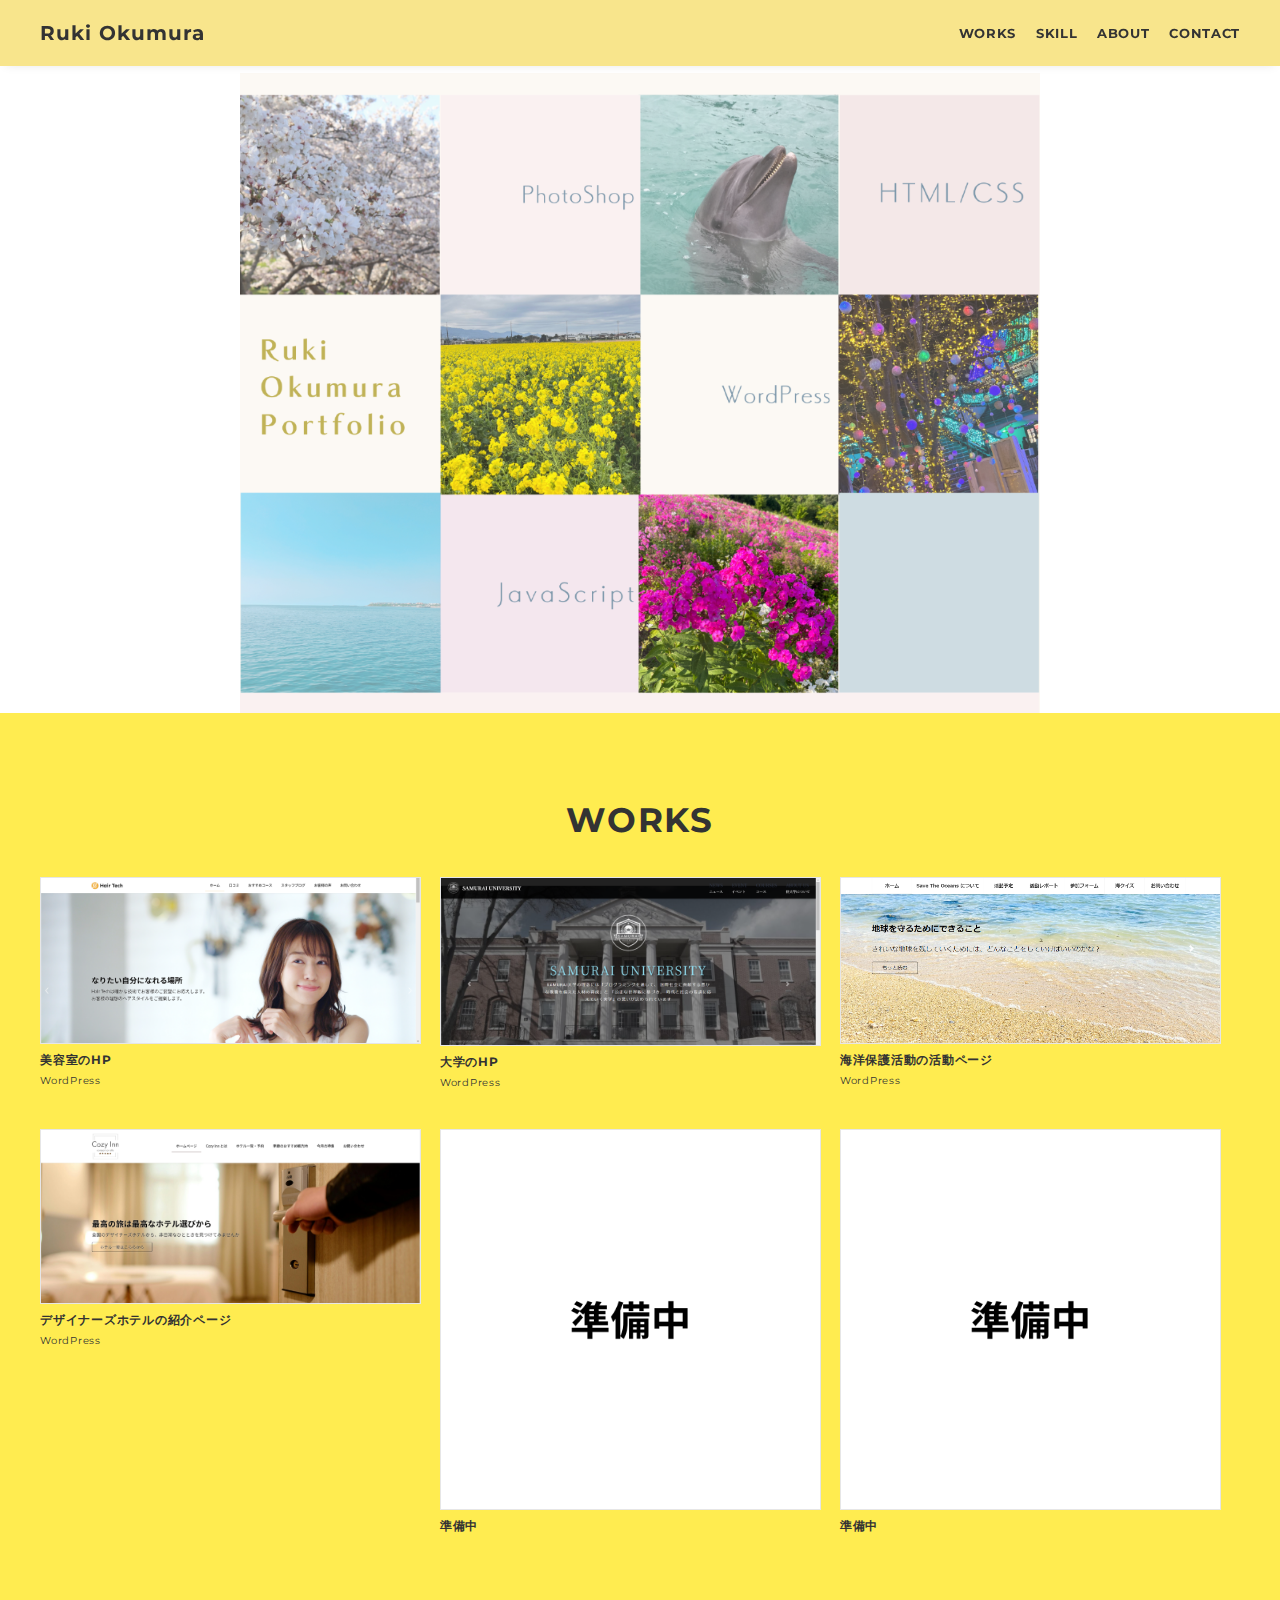
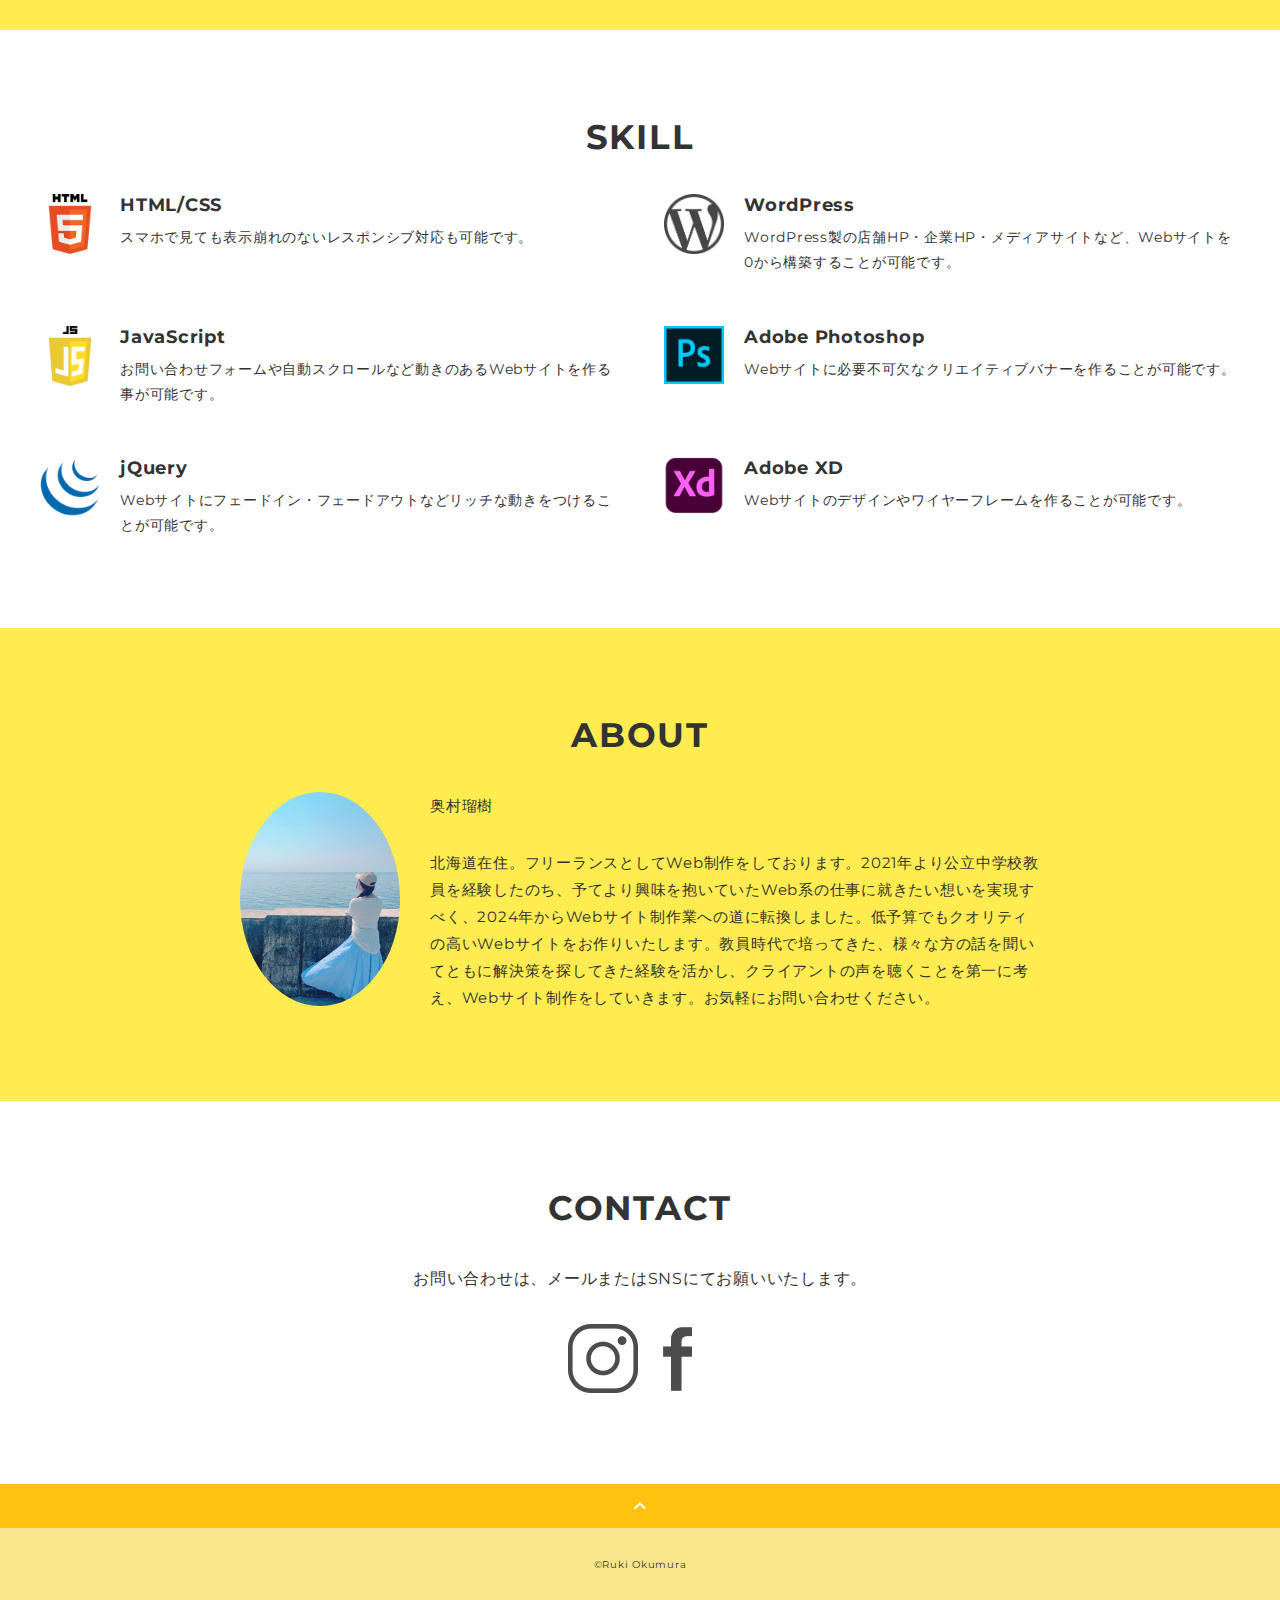
<file: index.html>
<!DOCTYPE html>
<html>
<head>
  <meta charset="utf-8">
  <meta name="viewport" content="width=device-width, initial-scale=1.0, maximum-scale=1.0, minimum-scale=1.0">
  <title>OR Portfolio</title>
  <link rel="preconnect" href="https://fonts.gstatic.com">
  <link href="https://fonts.googleapis.com/css2?family=Montserrat:wght@400;700&display=swap" rel="stylesheet">
  <link href="https://fonts.googleapis.com/css?family=Material+Icons+Outlined" rel="stylesheet">
  <link href="css/ress.css" media="all" rel="stylesheet" type="text/css" />
  <link href="css/style.css" media="all" rel="stylesheet" type="text/css" />
</head>

<body>
  <div class="wrapper">

    <!-- header -->
    <header class="header ">
      <div class="container">
        <h1 class="header-logo">
          <a href="#">Ruki Okumura</a>
        </h1>
        <nav class="gnav">
          <ul class="gnav-list">
            <li class="gnav-item"><a href="#works">WORKS</a></li>
            <li class="gnav-item"><a href="#skill">SKILL</a></li>
            <li class="gnav-item"><a href="#about">ABOUT</a></li>
            <li class="gnav-item"><a href="#contact">CONTACT</a></li>
          </ul>
        </nav>
      </div>
    </header>
    <!-- /header -->

    <main class="content">

      <!-- mv -->
      <div class="mv">
        <div class="mv-container">
          <img src="img/main2.png" alt="">
        </div>
      </div>
      <!-- /mv -->

      <!-- works -->
      <section class="works section" id="works">
        <div class="container">
          <h2 class="title">WORKS</h2>
          <div class="works-list">
            <a class="works-item" href="works-3.html">
              <div class="works-img"><img src="img/works/wordpress-2.png" alt="html1" /></div>
              <p class="works-name">美容室のHP</p>
              <p class="works-info">WordPress</p>
            </a>
            <a class="works-item" href="works-6.html">
              <div class="works-img"><img src="img/works/wordpress-1.png" alt="html2" /></div>
              <p class="works-name">大学のHP</p>
              <p class="works-info">WordPress</p>
            </a>
            <a class="works-item" href="works-7.html">
              <div class="works-img"><img src="img/works/wordpress3.png" alt="WordPress" /></div>
              <p class="works-name"1>海洋保護活動の活動ページ</p>
              <p class="works-info">WordPress</p>
            </a>
            <a class="works-item" href="works-8.html">
              <div class="works-img"><img src="img/works/cozyinn_top.png" alt="Photoshop" /></div>
              <p class="works-name">デザイナーズホテルの紹介ページ</p>
              <p class="works-info">WordPress</p>
            </a>
            <a class="works-item" href="">
              <div class="works-img"><img src="img/works/unfinished.png" alt="AdobeXD" /></div>
              <p class="works-name">準備中</p>
              <p class="works-info"></p>
            </a>
            <a class="works-item" href="">
              <div class="works-img"><img src="img/works/unfinished.png" alt="WordPress2" /></div>
              <p class="works-name">準備中</p>
              <p class="works-info"></p>
            </a>
          </div>
        </div>
      </section>
      <!-- /works -->

      <!-- skill -->
      <section class="skill section" id="skill">
        <div class="container">
          <h2 class="title">SKILL</h2>
          <div class="skill-list">
            <div class="skill-item">
              <p class="skill-img"><img src="img/skills/html.png" alt="html"></p>
              <div class="skill-body">
                <h3 class="skill-name">HTML/CSS</h3>
                <p class="skill-text">
                  スマホで見ても表示崩れのないレスポンシブ対応も可能です。</p>
              </div>
            </div>
            <div class="skill-item">
              <p class="skill-img"><img src="img/skills/wordpress.png" alt="wordpress"></p>
              <div class="skill-body">
                <h3 class="skill-name">WordPress</h3>
                <p class="skill-text">
                  WordPress製の店舗HP・企業HP・メディアサイトなど、Webサイトを0から構築することが可能です。</p>
              </div>
            </div>
            <div class="skill-item">
              <p class="skill-img"><img src="img/skills/js.png" alt="javascript"></p>
              <div class="skill-body">
                <h3 class="skill-name">JavaScript</h3>
                <p class="skill-text">
                  お問い合わせフォームや自動スクロールなど動きのあるWebサイトを作る事が可能です。</p>
              </div>
            </div>
            <div class="skill-item">
              <p class="skill-img"><img src="img/skills/photoshop.png" alt="photoshop"></p>
              <div class="skill-body">
                <h3 class="skill-name">Adobe Photoshop</h3>
                <p class="skill-text">
                  Webサイトに必要不可欠なクリエイティブバナーを作ることが可能です。</p>
              </div>
            </div>
            <div class="skill-item">
              <p class="skill-img"><img src="img/skills/jquery.png" alt="jquery"></p>
              <div class="skill-body">
                <h3 class="skill-name">jQuery</h3>
                <p class="skill-text">
                  Webサイトにフェードイン・フェードアウトなどリッチな動きをつけることが可能です。</p>
              </div>
            </div>
            <div class="skill-item">
              <p class="skill-img"><img src="img/skills/xd.png" alt="adobexd"></p>
              <div class="skill-body">
                <h3 class="skill-name">Adobe XD</h3>
                <p class="skill-text">
                  Webサイトのデザインやワイヤーフレームを作ることが可能です。</p>
              </div>
            </div>
          </div>
        </div>
      </section>
      <!-- /skill -->

      <!-- about -->
      <section class="about section" id="about">
        <div class="container">
          <h2 class="title">ABOUT</h2>
          <div class="profile">
            <p class="profile-img">
              <img src="img/profile.JPG" alt="about">
            </p>
            <div class="profile-body">
              <p>
                奥村瑠樹
              </p>
              <p>
                北海道在住。フリーランスとしてWeb制作をしております。2021年より公立中学校教員を経験したのち、予てより興味を抱いていたWeb系の仕事に就きたい想いを実現すべく、2024年からWebサイト制作業への道に転換しました。低予算でもクオリティの高いWebサイトをお作りいたします。教員時代で培ってきた、様々な方の話を聞いてともに解決策を探してきた経験を活かし、クライアントの声を聴くことを第一に考え、Webサイト制作をしていきます。お気軽にお問い合わせください。
              </p>
              
            </div>
          </div>
        </div>
      </section>
      <!-- /about -->

      <!-- contact -->
      <section class="contact section" id="contact">
        <div class="container">
          <h2 class="title">CONTACT</h2>
          <p class="lead">
            お問い合わせは、<br class="sp-only">メールまたはSNSにてお願いいたします。
          </p>
          <div class="contact-list">
            <a href="http://instagram.com/" target="_blank">
              <img src="img/icon_instagram.gif" alt="Instagram">
            </a>
            <a href="http://facebook.com/" target="_blank">
              <img src="img/icon_facebook.gif" alt="Facebook">
            </a>
          </div>
        </div>
      </section>
      <!-- /contact -->
      <div class="page-top" id="js-page-top">
        <span class="material-icons-outlined">expand_less</span>
      </div>
    </main>

    <!-- footer -->
    <footer class="footer">
      <div class="copyright">&copy;Ruki Okumura</div>
    </footer>
    <!-- /footer -->

  </div>
  <script src="https://ajax.googleapis.com/ajax/libs/jquery/3.6.0/jquery.min.js"></script>
  <script type='text/javascript' src="js/script.js"></script>
</body>
</html>
</file>
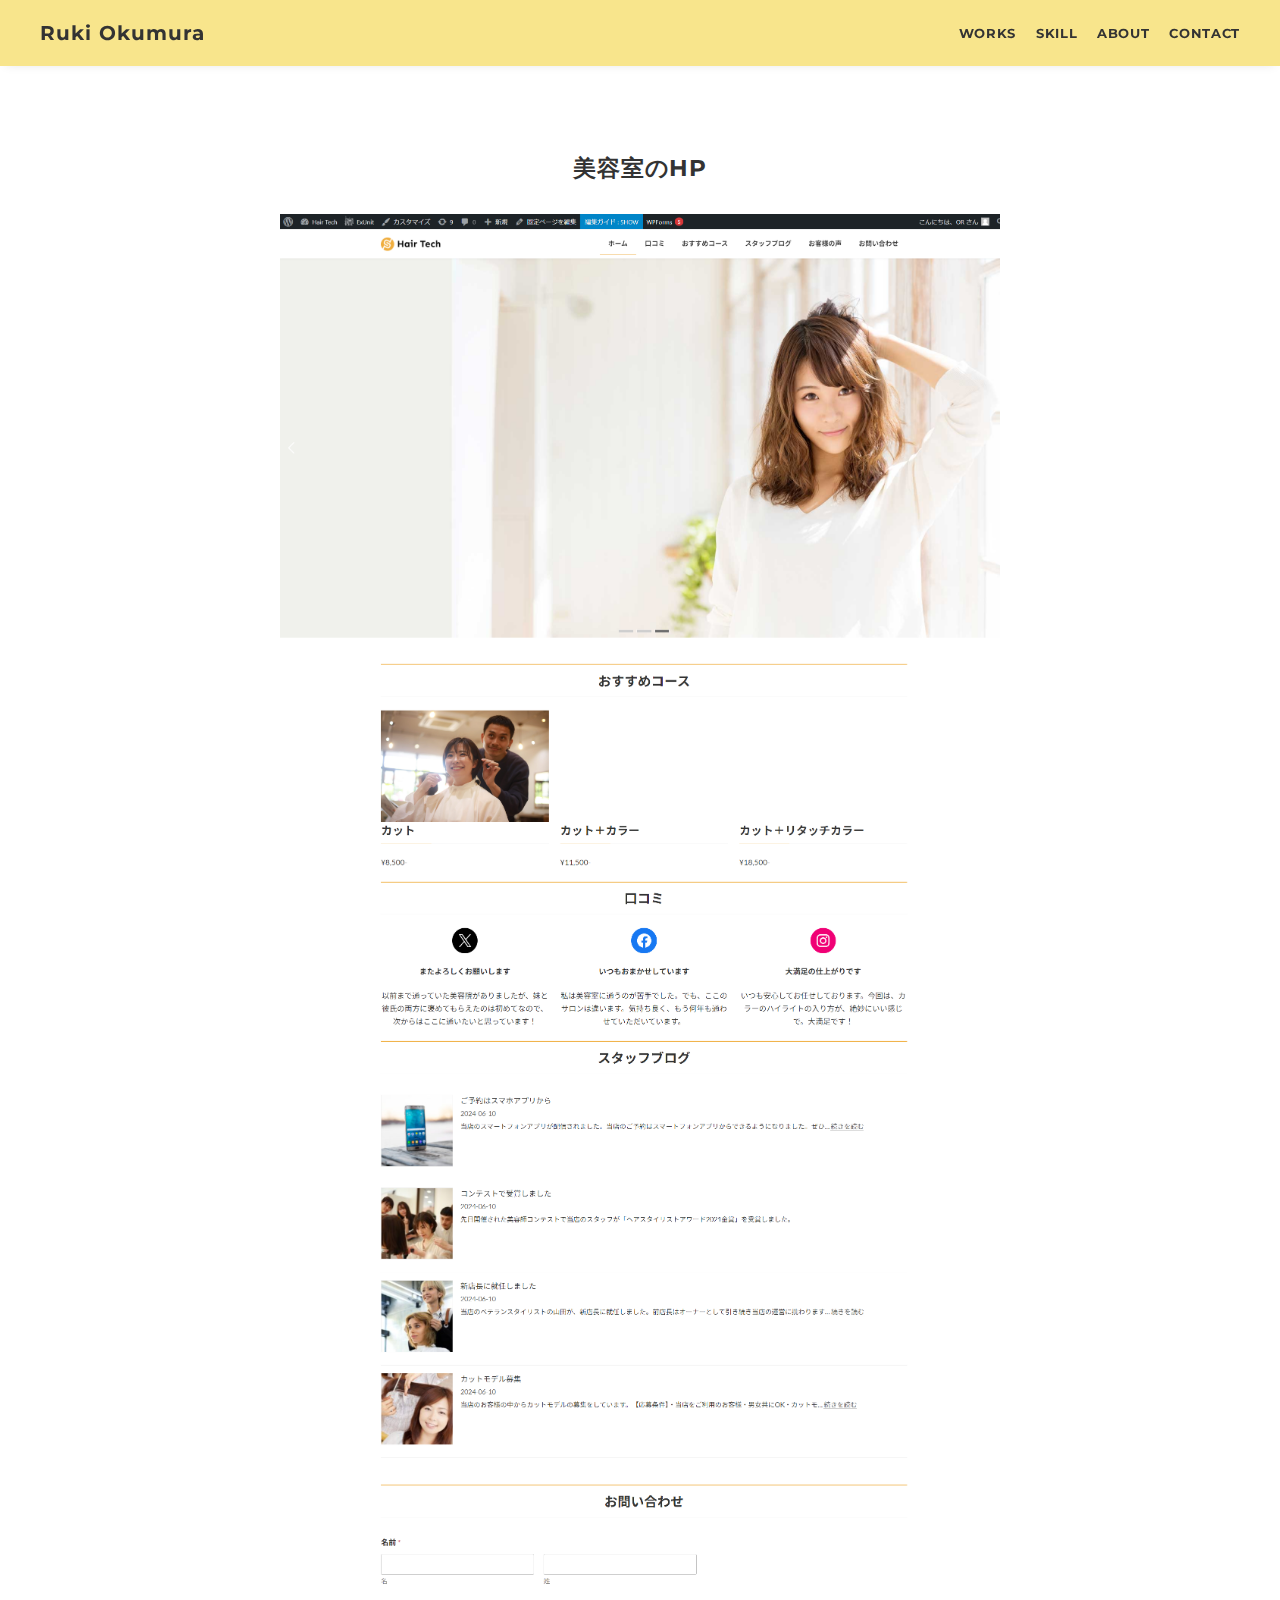
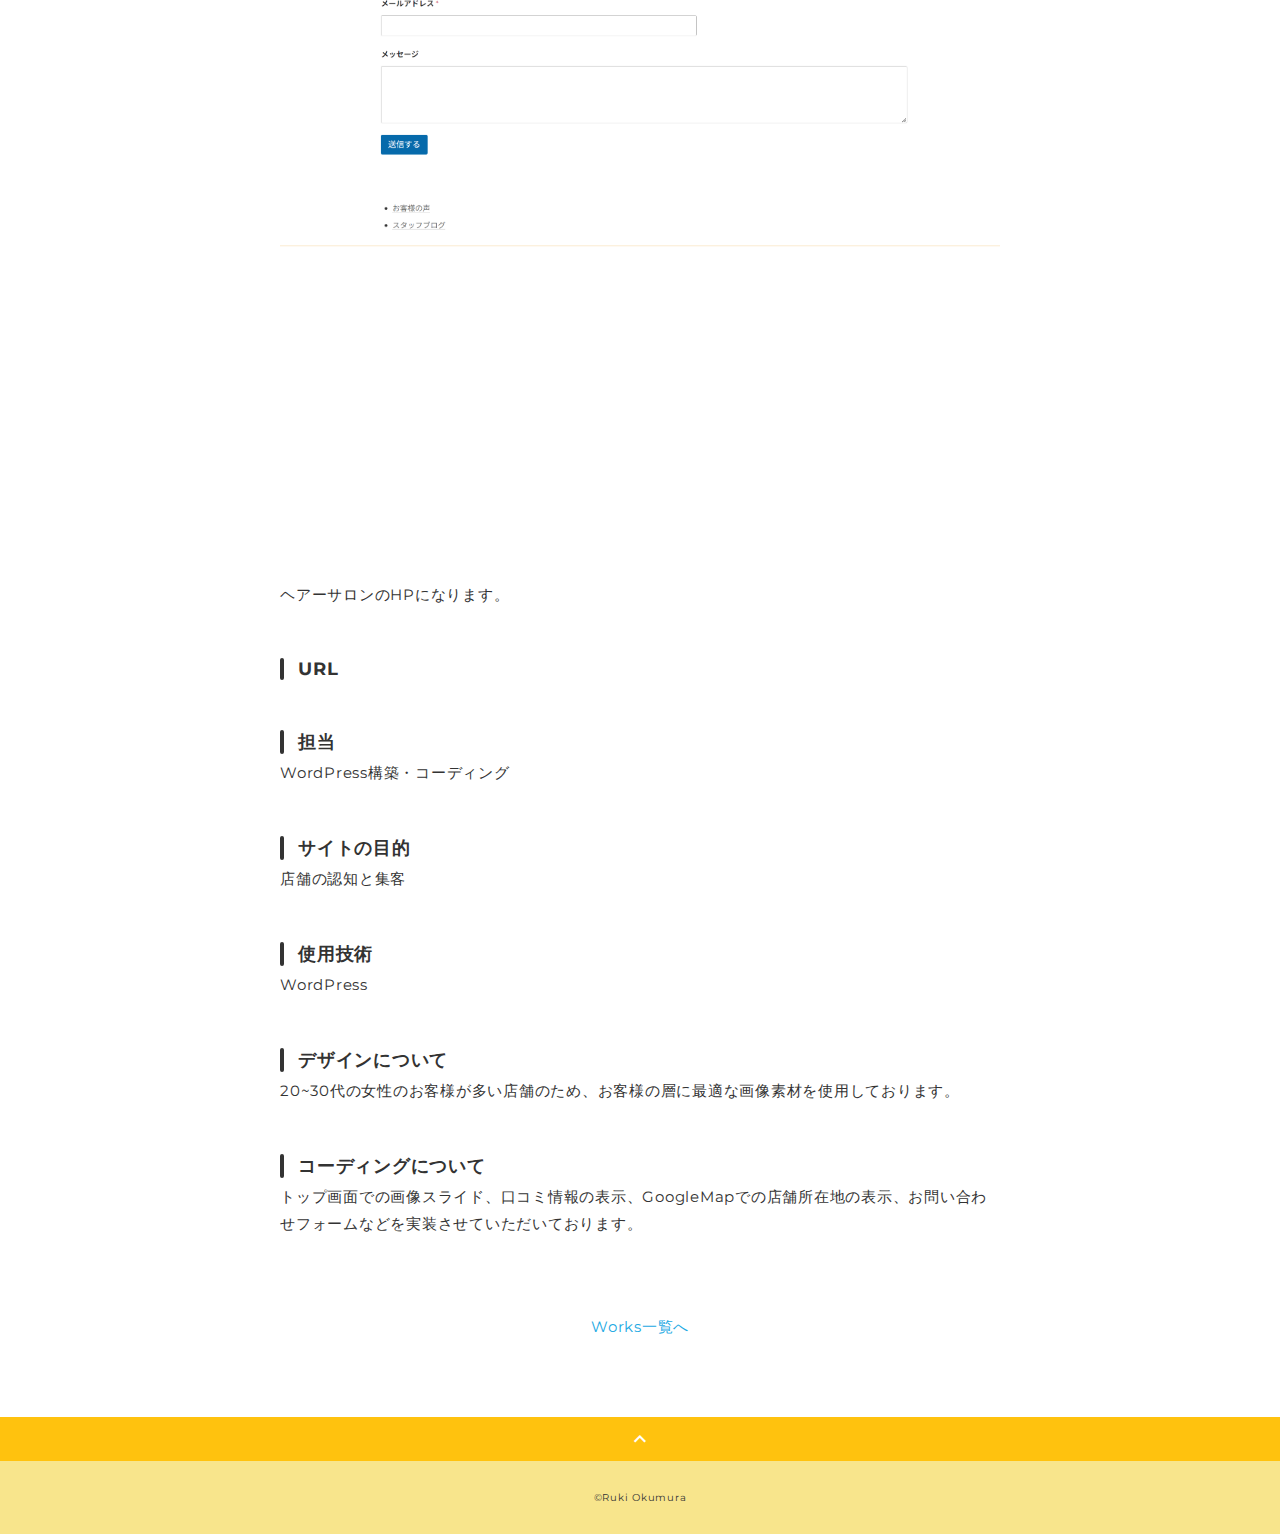
<file: works-3.html>
<!DOCTYPE html>
<html>
<head>
  <meta charset="utf-8">
  <meta name="viewport" content="width=device-width, initial-scale=1.0, maximum-scale=1.0, minimum-scale=1.0">
  <title>OR Portfolio</title>
  <link rel="preconnect" href="https://fonts.gstatic.com">
  <link href="https://fonts.googleapis.com/css2?family=Montserrat:wght@400;700&display=swap" rel="stylesheet">
  <link href="https://fonts.googleapis.com/css?family=Material+Icons+Outlined" rel="stylesheet">
  <link href="css/ress.css" media="all" rel="stylesheet" type="text/css" />
  <link href="css/style.css" media="all" rel="stylesheet" type="text/css" />
</head>

<body>
  <div class="wrapper">

    <!-- header -->
    <header class="header ">
      <div class="container">
        <h1 class="header-logo">
          <a href="index.html">Ruki Okumura</a>
        </h1>
        <nav class="gnav">
          <ul class="gnav-list">
            <li class="gnav-item"><a href="index.html#works">WORKS</a></li>
            <li class="gnav-item"><a href="index.html#skill">SKILL</a></li>
            <li class="gnav-item"><a href="index.html#about">ABOUT</a></li>
            <li class="gnav-item"><a href="index.html#contact">CONTACT</a></li>
          </ul>
        </nav>
      </div>
    </header>
    <!-- /header -->

    <main class="content">

      <article class="article">
        <div class="article-container">
          <h2 class="article-title">美容室のHP</h2>
          <div class="article-body">
            <p>
              <img src="img/works-detail/wordpress-hairtech.png" alt="">
            </p>
            <p>
              ヘアーサロンのHPになります。
            </p>
            <h3>URL</h3>
            <!-- <p><a href="" target="_blank" rel="noopener">ここにURLを入れてください。</a></p> -->
            <h3>担当</h3>
            <p>WordPress構築・コーディング</p>
            <h3>サイトの目的</h3>
            <p>店舗の認知と集客</p>
            <h3>使用技術</h3>
            <p>WordPress</p>
            <h3>デザインについて</h3>
            <p>
              20~30代の女性のお客様が多い店舗のため、お客様の層に最適な画像素材を使用しております。
            </p>
            <h3>コーディングについて</h3>
            <p>
              トップ画面での画像スライド、口コミ情報の表示、GoogleMapでの店舗所在地の表示、お問い合わせフォームなどを実装させていただいております。
            </p>
          </div>
          <div class="home-link">
            <a href="index.html#works">Works一覧へ</a>
          </div>
        </div>
      </article>

      <div class="page-top" id="js-page-top">
        <span class="material-icons-outlined">expand_less</span>
      </div>
    </main>

    <!-- footer -->
    <footer class="footer">
      <div class="copyright">&copy;Ruki Okumura</div>
    </footer>
    <!-- /footer -->

  </div>
  <script src="https://ajax.googleapis.com/ajax/libs/jquery/3.6.0/jquery.min.js"></script>
  <script type='text/javascript' src="js/script.js"></script>
</body>
</html>
</file>
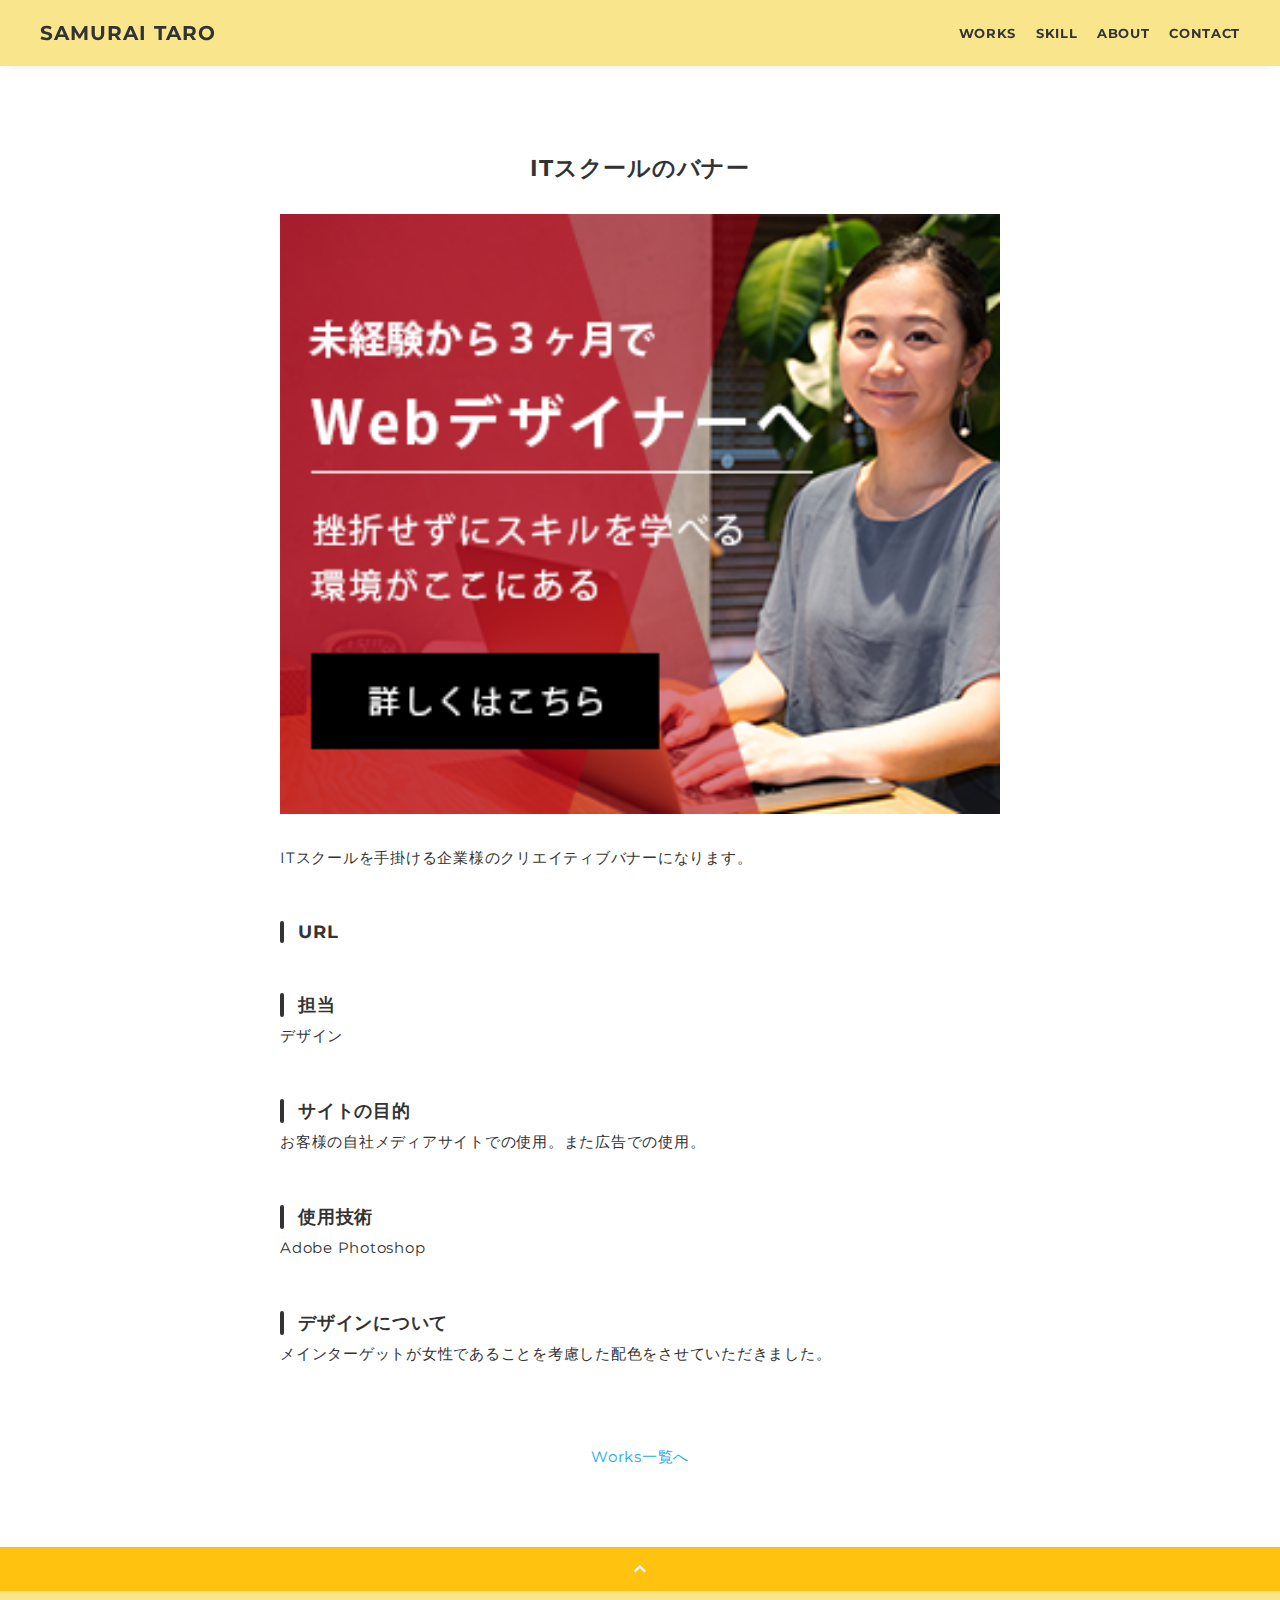
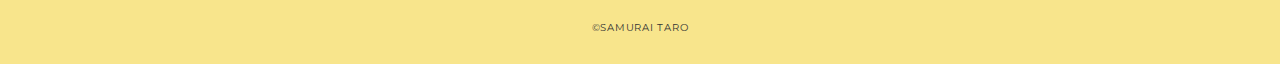
<file: works-4.html>
<!DOCTYPE html>
<html>
<head>
  <meta charset="utf-8">
  <meta name="viewport" content="width=device-width, initial-scale=1.0, maximum-scale=1.0, minimum-scale=1.0">
  <title>SAMURAI ポートフォリオ</title>
  <link rel="preconnect" href="https://fonts.gstatic.com">
  <link href="https://fonts.googleapis.com/css2?family=Montserrat:wght@400;700&display=swap" rel="stylesheet">
  <link href="https://fonts.googleapis.com/css?family=Material+Icons+Outlined" rel="stylesheet">
  <link href="css/ress.css" media="all" rel="stylesheet" type="text/css" />
  <link href="css/style.css" media="all" rel="stylesheet" type="text/css" />
</head>

<body>
  <div class="wrapper">

    <!-- header -->
    <header class="header ">
      <div class="container">
        <h1 class="header-logo">
          <a href="index.html">SAMURAI TARO</a>
        </h1>
        <nav class="gnav">
          <ul class="gnav-list">
            <li class="gnav-item"><a href="index.html#works">WORKS</a></li>
            <li class="gnav-item"><a href="index.html#skill">SKILL</a></li>
            <li class="gnav-item"><a href="index.html#about">ABOUT</a></li>
            <li class="gnav-item"><a href="index.html#contact">CONTACT</a></li>
          </ul>
        </nav>
      </div>
    </header>
    <!-- /header -->

    <main class="content">

      <article class="article">
        <div class="article-container">
          <h2 class="article-title">ITスクールのバナー</h2>
          <div class="article-body">
            <p style="text-align: center;">
              <img src="img/works-detail/works-4.png" alt="">
            </p>
            <p>
              ITスクールを手掛ける企業様のクリエイティブバナーになります。
            </p>
            <h3>URL</h3>
            <!-- <p><a href="" target="_blank" rel="noopener">ここにURLを入れてください。</a></p> -->
            <h3>担当</h3>
            <p>デザイン</p>
            <h3>サイトの目的</h3>
            <p>お客様の自社メディアサイトでの使用。また広告での使用。</p>
            <h3>使用技術</h3>
            <p>Adobe Photoshop</p>
            <h3>デザインについて</h3>
            <p>
              メインターゲットが女性であることを考慮した配色をさせていただきました。
            </p>
          </div>
          <div class="home-link">
            <a href="index.html#works">Works一覧へ</a>
          </div>
        </div>
      </article>

      <div class="page-top" id="js-page-top">
        <span class="material-icons-outlined">expand_less</span>
      </div>
    </main>

    <!-- footer -->
    <footer class="footer">
      <div class="copyright">&copy;SAMURAI TARO</div>
    </footer>
    <!-- /footer -->

  </div>
  <script src="https://ajax.googleapis.com/ajax/libs/jquery/3.6.0/jquery.min.js"></script>
  <script type='text/javascript' src="js/script.js"></script>
</body>
</html>
</file>
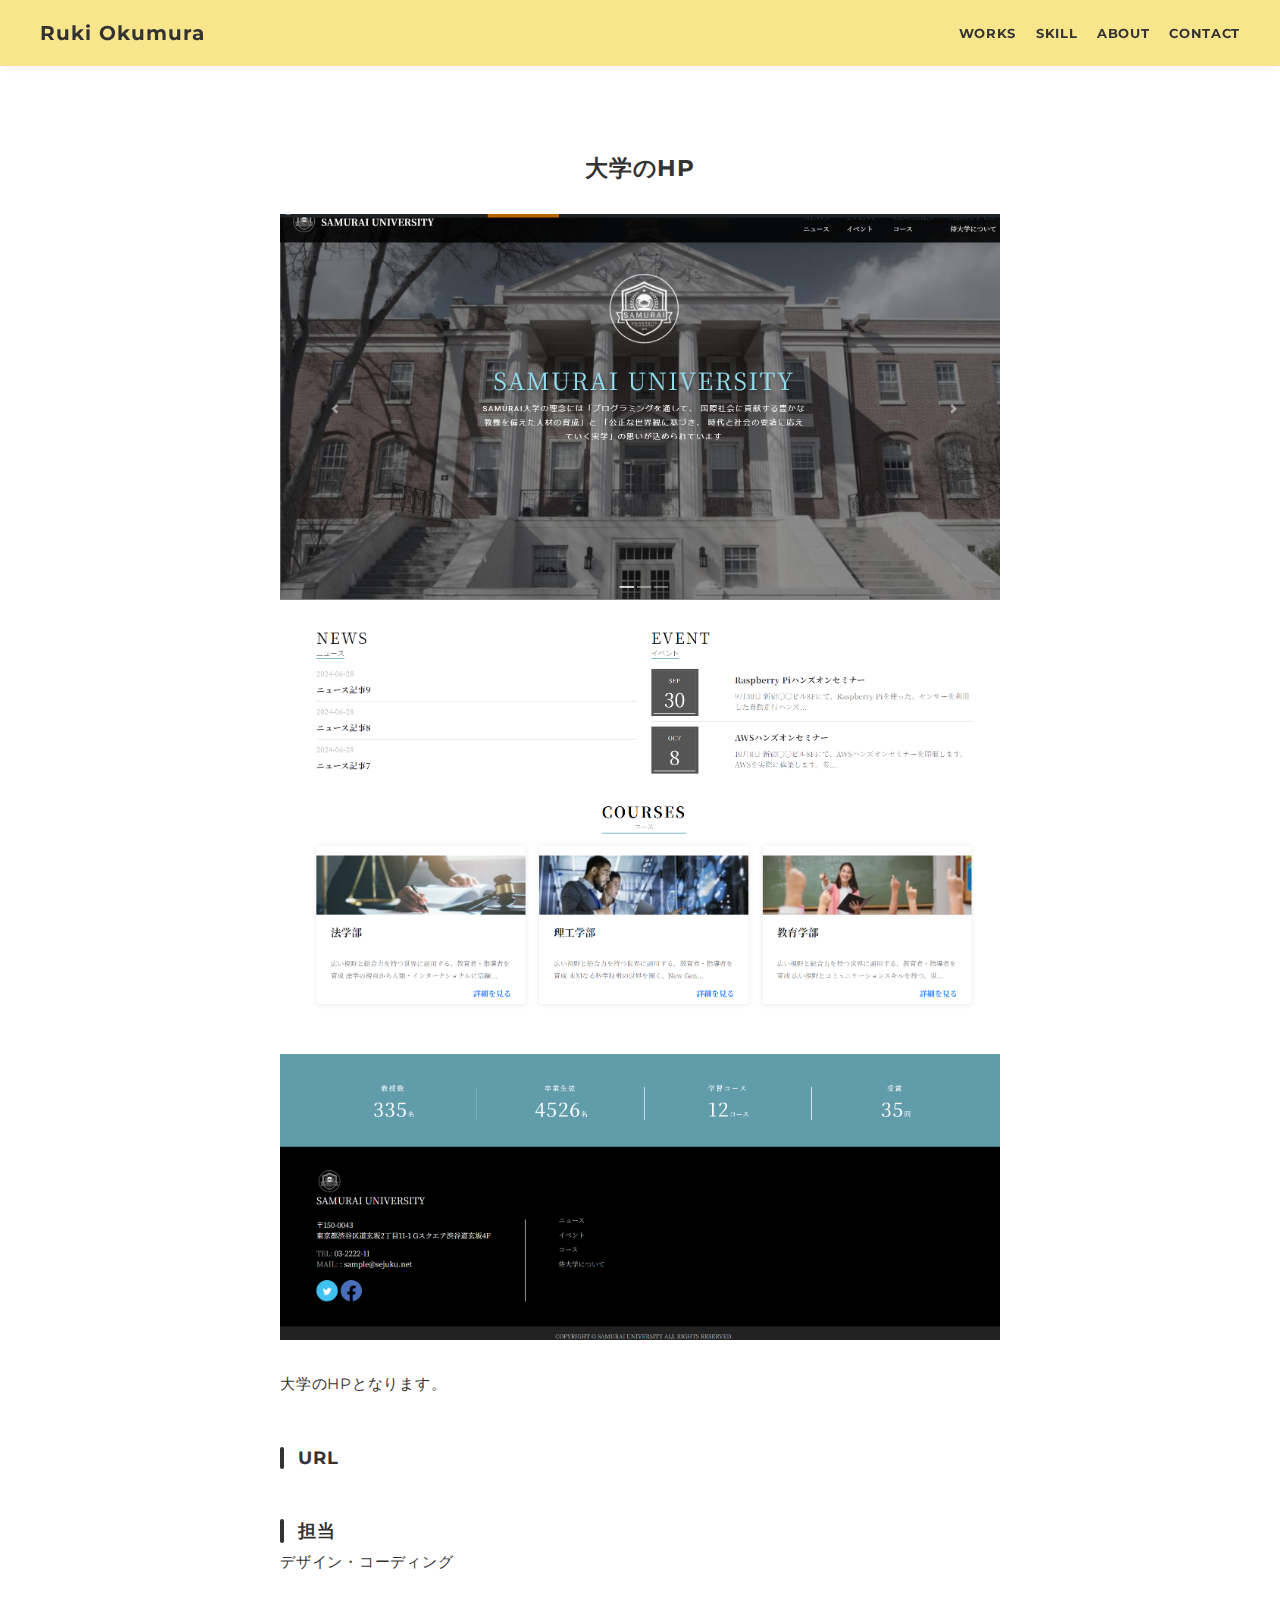
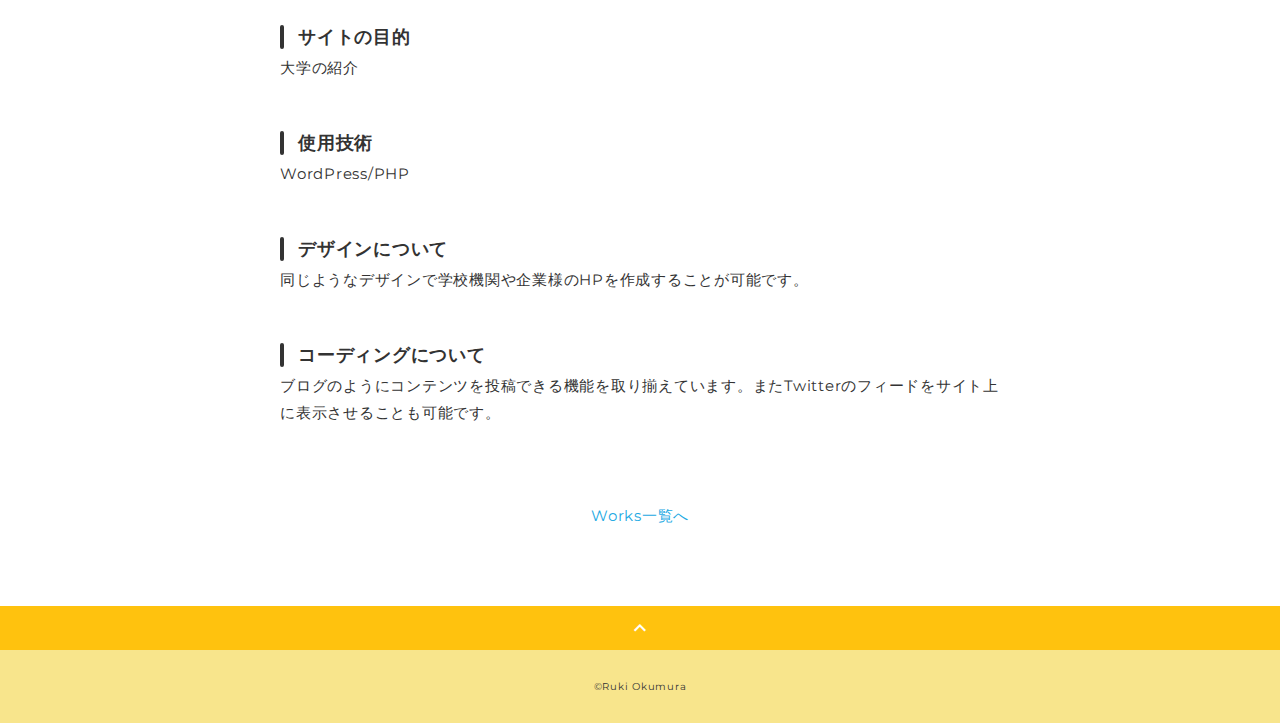
<file: works-6.html>
<!DOCTYPE html>
<html>
<head>
  <meta charset="utf-8">
  <meta name="viewport" content="width=device-width, initial-scale=1.0, maximum-scale=1.0, minimum-scale=1.0">
  <title>OR Portfolio</title>
  <link rel="preconnect" href="https://fonts.gstatic.com">
  <link href="https://fonts.googleapis.com/css2?family=Montserrat:wght@400;700&display=swap" rel="stylesheet">
  <link href="https://fonts.googleapis.com/css?family=Material+Icons+Outlined" rel="stylesheet">
  <link href="css/ress.css" media="all" rel="stylesheet" type="text/css" />
  <link href="css/style.css" media="all" rel="stylesheet" type="text/css" />
</head>

<body>
  <div class="wrapper">

    <!-- header -->
    <header class="header ">
      <div class="container">
        <h1 class="header-logo">
          <a href="index.html">Ruki Okumura</a>
        </h1>
        <nav class="gnav">
          <ul class="gnav-list">
            <li class="gnav-item"><a href="index.html#works">WORKS</a></li>
            <li class="gnav-item"><a href="index.html#skill">SKILL</a></li>
            <li class="gnav-item"><a href="index.html#about">ABOUT</a></li>
            <li class="gnav-item"><a href="index.html#contact">CONTACT</a></li>
          </ul>
        </nav>
      </div>
    </header>
    <!-- /header -->

    <main class="content">

      <article class="article">
        <div class="article-container">
          <h2 class="article-title">大学のHP</h2>
          <div class="article-body">
            <p>
              <img src="img/works-detail/wordpress-university.png" alt="">
            </p>
            <p>
              大学のHPとなります。
            </p>
            <h3>URL</h3>
            <!-- <p><a href="" target="_blank" rel="noopener">ここにURLを入れてください。</a></p> -->
            <h3>担当</h3>
            <p>デザイン・コーディング</p>
            <h3>サイトの目的</h3>
            <p>大学の紹介</p>
            <h3>使用技術</h3>
            <p>WordPress/PHP</p>
            <h3>デザインについて</h3>
            <p>
              同じようなデザインで学校機関や企業様のHPを作成することが可能です。
            </p>
            <h3>コーディングについて</h3>
            <p>
              ブログのようにコンテンツを投稿できる機能を取り揃えています。またTwitterのフィードをサイト上に表示させることも可能です。
            </p>
          </div>
          <div class="home-link">
            <a href="index.html#works">Works一覧へ</a>
          </div>
        </div>
      </article>

      <div class="page-top" id="js-page-top">
        <span class="material-icons-outlined">expand_less</span>
      </div>
    </main>

    <!-- footer -->
    <footer class="footer">
      <div class="copyright">&copy;Ruki Okumura</div>
    </footer>
    <!-- /footer -->

  </div>
  <script src="https://ajax.googleapis.com/ajax/libs/jquery/3.6.0/jquery.min.js"></script>
  <script type='text/javascript' src="js/script.js"></script>
</body>
</html>
</file>
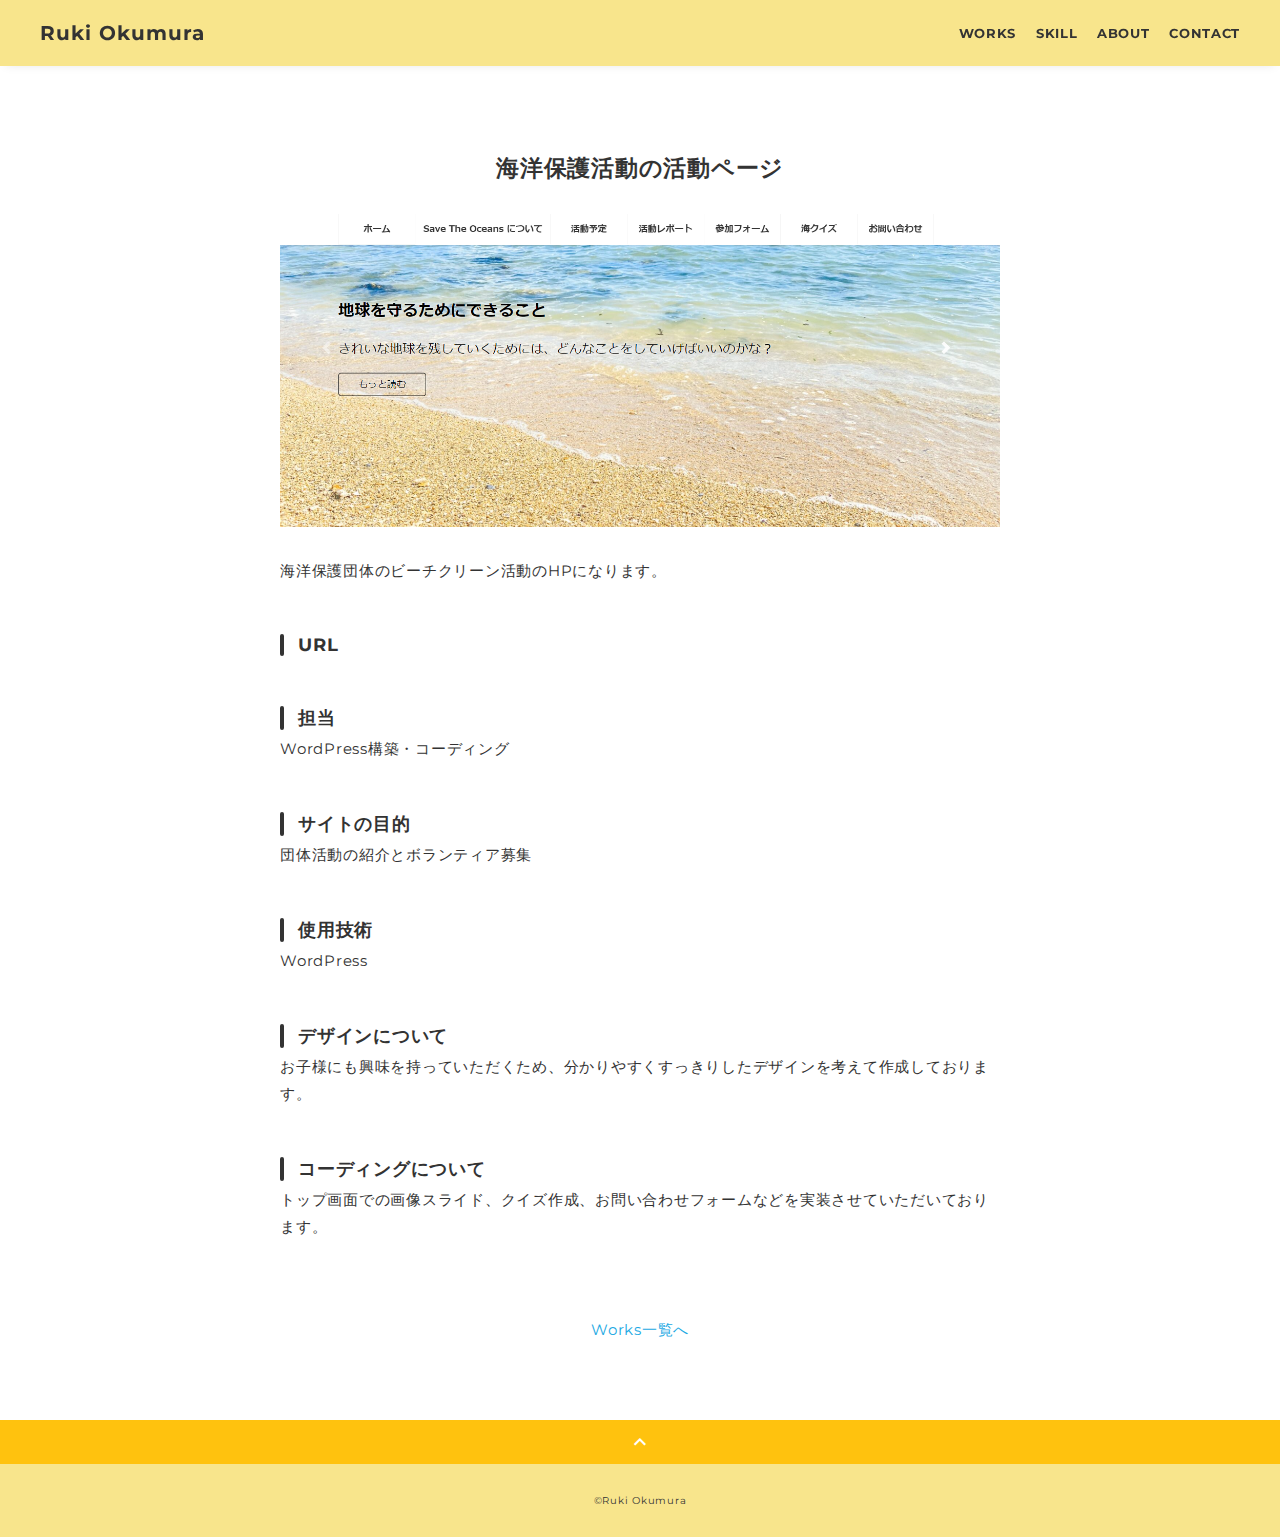
<file: works-7.html>
<!DOCTYPE html>
<html>
<head>
  <meta charset="utf-8">
  <meta name="viewport" content="width=device-width, initial-scale=1.0, maximum-scale=1.0, minimum-scale=1.0">
  <title>OR Portfolio</title>
  <link rel="preconnect" href="https://fonts.gstatic.com">
  <link href="https://fonts.googleapis.com/css2?family=Montserrat:wght@400;700&display=swap" rel="stylesheet">
  <link href="https://fonts.googleapis.com/css?family=Material+Icons+Outlined" rel="stylesheet">
  <link href="css/ress.css" media="all" rel="stylesheet" type="text/css" />
  <link href="css/style.css" media="all" rel="stylesheet" type="text/css" />
</head>

<body>
  <div class="wrapper">

    <!-- header -->
    <header class="header ">
      <div class="container">
        <h1 class="header-logo">
          <a href="index.html">Ruki Okumura</a>
        </h1>
        <nav class="gnav">
          <ul class="gnav-list">
            <li class="gnav-item"><a href="index.html#works">WORKS</a></li>
            <li class="gnav-item"><a href="index.html#skill">SKILL</a></li>
            <li class="gnav-item"><a href="index.html#about">ABOUT</a></li>
            <li class="gnav-item"><a href="index.html#contact">CONTACT</a></li>
          </ul>
        </nav>
      </div>
    </header>
    <!-- /header -->

    <main class="content">

      <article class="article">
        <div class="article-container">
          <h2 class="article-title">海洋保護活動の活動ページ</h2>
          <div class="article-body">
            <p>
              <img src="img/works/wordpress3.png" alt="">
            </p>
            <p>
              海洋保護団体のビーチクリーン活動のHPになります。
            </p>
            <h3>URL</h3>
            <!-- <p><a href="" target="_blank" rel="noopener">ここにURLを入れてください。</a></p> -->
            <h3>担当</h3>
            <p>WordPress構築・コーディング</p>
            <h3>サイトの目的</h3>
            <p>団体活動の紹介とボランティア募集</p>
            <h3>使用技術</h3>
            <p>WordPress</p>
            <h3>デザインについて</h3>
            <p>
              お子様にも興味を持っていただくため、分かりやすくすっきりしたデザインを考えて作成しております。
            </p>
            <h3>コーディングについて</h3>
            <p>
              トップ画面での画像スライド、クイズ作成、お問い合わせフォームなどを実装させていただいております。
            </p>
          </div>
          <div class="home-link">
            <a href="index.html#works">Works一覧へ</a>
          </div>
        </div>
      </article>

      <div class="page-top" id="js-page-top">
        <span class="material-icons-outlined">expand_less</span>
      </div>
    </main>

    <!-- footer -->
    <footer class="footer">
      <div class="copyright">&copy;Ruki Okumura</div>
    </footer>
    <!-- /footer -->

  </div>
  <script src="https://ajax.googleapis.com/ajax/libs/jquery/3.6.0/jquery.min.js"></script>
  <script type='text/javascript' src="js/script.js"></script>
</body>
</html>
</file>
<file: css/ress.css>
/*!
 * ress.css • v3.0.1
 * MIT License
 * github.com/filipelinhares/ress
 */

/* # =================================================================
   # Global selectors
   # ================================================================= */

html {
  box-sizing: border-box;
  word-break: normal;
  -moz-tab-size: 4;
  tab-size: 4;

  -webkit-text-size-adjust: 100%; /* Prevent adjustments of font size after orientation changes in iOS */
}

*,
::before,
::after {
  box-sizing: inherit;
  background-repeat: no-repeat; /* Set `background-repeat: no-repeat` to all elements and pseudo elements */
}

::before,
::after {
  vertical-align: inherit;
  text-decoration: inherit; /* Inherit text-decoration and vertical align to ::before and ::after pseudo elements */
}

* {
  margin: 0;
  padding: 0; /* Reset `padding` and `margin` of all elements */
}

/* # =================================================================
   # General elements
   # ================================================================= */

hr {
  overflow: visible; /* Show the overflow in Edge and IE */
  height: 0; /* Add the correct box sizing in Firefox */
}

details,
main {
  display: block; /* Render the `main` element consistently in IE. */
}

summary {
  display: list-item; /* Add the correct display in all browsers */
}

small {
  font-size: 80%; /* Set font-size to 80% in `small` elements */
}

[hidden] {
  display: none; /* Add the correct display in IE */
}

abbr[title] {
  /* Add the correct text decoration in Chrome, Edge, IE, Opera, and Safari */
  text-decoration: underline;
  text-decoration: underline dotted;
  border-bottom: none; /* Remove the bottom border in Chrome 57 */
}

a {
  background-color: transparent; /* Remove the gray background on active links in IE 10 */
}

a:active,
a:hover {
  outline-width: 0; /* Remove the outline when hovering in all browsers */
}

code,
kbd,
pre,
samp {
  font-family: monospace, monospace; /* Specify the font family of code elements */
}

pre {
  font-size: 1em; /* Correct the odd `em` font sizing in all browsers */
}

b,
strong {
  font-weight: bolder; /* Add the correct font weight in Chrome, Edge, and Safari */
}

/* https://gist.github.com/unruthless/413930 */
sub,
sup {
  position: relative;
  font-size: 75%;
  line-height: 0;
  vertical-align: baseline;
}

sub {
  bottom: -.25em;
}

sup {
  top: -.5em;
}

/* # =================================================================
   # Forms
   # ================================================================= */

input {
  border-radius: 0;
}

/* Replace pointer cursor in disabled elements */
[disabled] {
  cursor: default;
}

[type="number"]::-webkit-container-spin-button,
[type="number"]::-webkit-outer-spin-button {
  height: auto; /* Correct the cursor style of increment and decrement buttons in Chrome */
}

[type="search"] {
  outline-offset: -2px; /* Correct the outline style in Safari */

  -webkit-appearance: textfield; /* Correct the odd appearance in Chrome and Safari */
}

[type="search"]::-webkit-search-decoration {
  -webkit-appearance: none; /* Remove the container padding in Chrome and Safari on macOS */
}

textarea {
  overflow: auto; /* Internet Explorer 11+ */
  resize: vertical; /* Specify textarea resizability */
}

button,
input,
optgroup,
select,
textarea {
  font: inherit; /* Specify font inheritance of form elements */
}

optgroup {
  font-weight: bold; /* Restore the font weight unset by the previous rule */
}

button {
  overflow: visible; /* Address `overflow` set to `hidden` in IE 8/9/10/11 */
}

button,
select {
  text-transform: none; /* Firefox 40+, Internet Explorer 11- */
}

/* Apply cursor pointer to button elements */
button,
[type="button"],
[type="reset"],
[type="submit"],
[role="button"] {
  cursor: pointer;
  color: inherit;
}

/* Remove container padding and border in Firefox 4+ */
button::-moz-focus-container,
[type="button"]::-moz-focus-container,
[type="reset"]::-moz-focus-container,
[type="submit"]::-moz-focus-container {
  padding: 0;
  border-style: none;
}

/* Replace focus style removed in the border reset above */
button:-moz-focusring,
[type="button"]::-moz-focus-container,
[type="reset"]::-moz-focus-container,
[type="submit"]::-moz-focus-container {
  outline: 1px dotted ButtonText;
}

button,
html [type="button"],
/* Prevent a WebKit bug where (2) destroys native `audio` and `video`controls in Android 4 */
[type="reset"],
[type="submit"] {
  -webkit-appearance: button; /* Correct the inability to style clickable types in iOS */
}

/* Remove the default button styling in all browsers */
button,
input,
select,
textarea {
  border-style: none;
  background-color: transparent;
}

/* Style select like a standard input */
select {
  -webkit-appearance: none; /* Chrome 41+ */
  -moz-appearance: none; /* Firefox 36+ */
}

select::-ms-expand {
  display: none; /* Internet Explorer 11+ */
}

select::-ms-value {
  color: currentColor; /* Internet Explorer 11+ */
}

legend {
  display: table; /* Correct the text wrapping in Edge and IE */
  max-width: 100%; /* Correct the text wrapping in Edge and IE */
  max-width: 100%; /* Correct the text wrapping in Edge 18- and IE */
  white-space: normal; /* Correct the text wrapping in Edge and IE */
  color: inherit; /* Correct the color inheritance from `fieldset` elements in IE */
  border: 0; /* Correct `color` not being inherited in IE 8/9/10/11 */
}

::-webkit-file-upload-button {
  font: inherit; /* Change font properties to `inherit` in Chrome and Safari */
  color: inherit;
  /* Correct the inability to style clickable types in iOS and Safari */

  -webkit-appearance: button;
}

/* # =================================================================
   # Specify media element style
   # ================================================================= */

img {
  border-style: none; /* Remove border when inside `a` element in IE 8/9/10 */
}

/* Add the correct vertical alignment in Chrome, Firefox, and Opera */
progress {
  vertical-align: baseline;
}

/* # =================================================================
   # Accessibility
   # ================================================================= */

/* Hide content from screens but not screenreaders */
@media screen {
  [hidden~="screen"] {
    display: inherit;
  }
  [hidden~="screen"]:not(:active):not(:focus):not(:target) {
    position: absolute !important;
    clip: rect(0 0 0 0) !important;
  }
}

/* Specify the progress cursor of updating elements */
[aria-busy="true"] {
  cursor: progress;
}

/* Specify the pointer cursor of trigger elements */
[aria-controls] {
  cursor: pointer;
}

/* Specify the unstyled cursor of disabled, not-editable, or otherwise inoperable elements */
[aria-disabled] {
  cursor: default;
}
</file>
<file: css/style.css>
body {
  font-family: "Montserrat","Helvetica Neue",Arial,"Hiragino Kaku Gothic ProN","Hiragino Sans",Meiryo,sans-serif;
  font-size: 15px;
  letter-spacing: .05em;
  color: #333;
}

a {
  transition: opacity .3s;
  text-decoration: none;
  color: #1ca9e3;
}

img {
  max-width: 100%;
  height: auto;
  vertical-align: bottom;
  border-style: none;
}



.pc-only {
  display: block;
}

.sp-only {
  display: none;
}

/*--------------------------------
 レイアウト
---------------------------------*/
.wrapper {
  padding-top: 73px;
}

.section {
  padding: 90px 0;
}

.section:nth-of-type(odd) {
  background-color: #FFEC50;
}

.container {
  max-width: 1340px;
  margin: 0 auto;
  padding: 0 40px;
}

/*--------------------------------
 見出し
---------------------------------*/
.title {
  font-size: 34px;
  font-weight: bold;
  line-height: 1;
  margin-bottom: 40px;
  text-align: center;
  letter-spacing: .05em;
  color: #333;
}

.lead {
  font-size: 16px;
  line-height: 1.8;
  margin-bottom: 30px;
}

/*--------------------------------
ヘッダー
---------------------------------*/
.header {
  position: fixed;
  top: 0;
  z-index: 1;
  width: 100%;
  background-color: #f8e58c;
  box-shadow: 0 5px 10px -6px rgba(0,0,0,.1);
}

.header .container {
  display: flex;
  align-items: center;
  justify-content: space-between;
  padding: 20px 40px;
}

.header-logo {
  font-size: 20px;
  font-weight: bold;
  line-height: 1.2;
  margin-right: 20px;
  letter-spacing: .05em;
}

.header-logo a {
  color: #333;
}

.gnav-list {
  display: flex;
  justify-content: space-between;
  list-style: none;
}

.gnav-item:not(:last-child) {
  margin-right: 20px;
}

.gnav-item a {
  position: relative;
  font-size: 13px;
  font-weight: bold;
  display: inline-block;
  padding: 5px 0;
  transition: .3s;
  letter-spacing: .05em;
  color: #333;
}
.gnav-item a:after {
  position: absolute;
  bottom: 0;
  left: 50%;
  width: 0;
  height: 3px;
  content: "";
  transition: .3s;
  -webkit-transform: translateX(-50%);
  transform: translateX(-50%);
  background-color: #333;
}

.gnav-item a:hover:after {
  width: 100%;
}

/*--------------------------------
 メインビジュアル
---------------------------------*/
.mv {
  display: flex;
  align-items: center;
  justify-content: center;
  height: auto;
  text-align: center;
}

.mv-container {
  position: relative;
  padding: 0 20px;
}

.mv-container img {
  width: 100%;
  height: auto;
}

/*--------------------------------
 Works
---------------------------------*/
.works-list {
  display: flex;
  flex-wrap: wrap;
  margin-bottom: -40px;
}

.works-item {
  width: 31.74603%;
  margin-right: 1.58730%;
  margin-bottom: 40px;
  color: #333;
}

.works-item:hover {
  opacity: .9;
}

.works-item:nth-of-type(3n) {
  margin-right: 0;
}

.works-img img {
  border: 1px solid #e6e6e6;
}

.works-name {
  font-size: 12px;
  font-weight: bold;
  margin-top: 8px;
}

.works-info {
  font-size: 10px;
  margin-top: 5px;
}

/*--------------------------------
 Skill
---------------------------------*/
.skill-list {
  display: flex;
  flex-wrap: wrap;
  justify-content: space-between;
  margin-bottom: -50px;
}

.skill-item {
  display: flex;
  align-items: flex-start;
  justify-content: space-between;
  width: 48%;
  margin-bottom: 50px;
}

.skill-img {
  width: 60px;
  height: auto;
  margin-right: 20px;
}

.skill-body {
  flex: 1;
}

.skill-name {
  margin-bottom: 10px;
}

.skill-text {
  font-size: 14px;
  line-height: 1.8;
}

/*--------------------------------
 About
---------------------------------*/
.profile {
  display: flex;
  flex-wrap: wrap;
  max-width: 800px;
  margin: 0 auto;
}
.profile-img {
  width: 20%;
  margin-right: 30px;
  border-radius: 50%;
}
.profile-img img {
  border-radius: 50%;
}
.profile-body {
  flex: 1;
}

.profile-body p {
  font-size: 15px;
  line-height: 1.8;
}

.profile-body p:not(:last-child) {
  margin-bottom: 30px;
}

/*--------------------------------
 Contact
---------------------------------*/
.contact {
  text-align: center;
}

.contact-item:not(:last-child) {
  margin-right: 10px;
}

.contact-text {
  margin-top: 10px;
}
/*--------------------------------
 ページトップ
---------------------------------*/
.page-top {
  font-weight: bold;
  padding: 10px;
  cursor: pointer;
  text-align: center;
  background-color: #FFC20E;
}

.page-top .material-icons-outlined {
  vertical-align: bottom;
  color: #fff;
}

/*--------------------------------
 フッター
---------------------------------*/
.footer {
  padding: 30px;
  background-color: #f8e58c;
}

.copyright {
  font-size: 10px;
  text-align: center;
  color: #333;
}

/*--------------------------------
 下層：Worksページ
---------------------------------*/
.article {
  padding: 80px 0;
}

.article-container {
  max-width: 1040px;
  margin: 0 auto;
  padding: 0 20px;
}

.article-title {
  margin-bottom: 30px;
  text-align: center;
}

.article-body {
  max-width: 720px;
  margin: 0 auto;
  margin-bottom: 80px;
}

.article-body h3 {
  position: relative;
  font-size: 18px;
  margin-bottom: 5px;
  padding-left: 1em;
}

.article-body img {
  width: 100%;
  height: auto;
}

.article-body h3:not(:first-child) {
  margin-top: 50px;
}

.article-body h3::before {
  position: absolute;
  top: 0;
  left: 0;
  width: 4px;
  height: 100%;
  content: "";
  border-radius: 3px;
  background-color: #333;
}

.article-body p {
  font-size: 15px;
  line-height: 1.8;
  margin-bottom: 30px;
}

.home-link {
  text-align: center;
}

/*media Queries 767
----------------------------------------------------*/
@media screen and (max-width: 767px) {
  body {
    font-size: 14px;
  }

  .pc-only {
    display: none;
  }

  .sp-only {
    display: block;
  }

  /* 見出し */
  .title {
    font-size: 26px;
    margin-bottom: 20px;
  }

  .lead {
    font-size: 14px;
    line-height: 1.7;
    margin-bottom: 20px;
  }

  /* レイアウト */
  .wrapper {
    padding-top: 57px;
  }

  .section {
    padding: 60px 0;
  }

  .container {
    padding: 0 20px;
  }

  /* ヘッダー */
  .header .container {
    padding: 15px;
  }

  .header-logo {
    font-size: 15px;
    margin-right: 15px;
  }

  .gnav-item:not(:last-child) {
    margin-right: 10px;
  }

  .gnav-item a {
    font-size: 10px;
  }

  .gnav-item a:after {
    display: none;
  }

  /*  メインビジュアル */
  .mv {
    height: 40vh;
  }

  .mv-container {
    padding: 0 20px;
  }

  .mv-title {
    font-size: 30px;
  }
  .mv-subtitle {
    font-size: 16px;
    margin-bottom: 20px;
  }

  .mv-text {
    top: 75%;
    font-size: 14px;
    line-height: 1.7;
  }

  /* Works */
  .works-name {
    font-size: 12px;
  }

  .works-info {
    margin-top: 3px;
  }

  .works-list {
    justify-content: space-between;
  }

  .works-item {
    flex: 0 0 48%;
    margin-right: 0;
    margin-bottom: 30px;
  }

  /* Skill */
  .skill-list {
    display: block;
    margin-bottom: 0;
  }

  .skill-item {
    width: 100%;
    margin-bottom: 35px;
  }

  .skill-item:last-child {
    margin-bottom: 0;
  }

  .skill-name {
    margin-bottom: 5px;
  }

  .skill-text {
    font-size: 13px;
    line-height: 1.7;
  }

  /* About */
  .profile {
    display: block;
  }
  .profile-img {
    width: 150px;
    margin: 0 auto;
    margin-bottom: 25px;
  }

  .profile-body p {
    font-size: 14px;
    line-height: 1.7;
  }

  .profile-body p:not(:last-child) {
    margin-bottom: 20px;
  }

  /* フッター */
  .footer {
    padding: 20px;
  }

  /* 下層ページ */
  .article {
    padding: 50px 0;
  }

  .article-body h3 {
    font-size: 16px;
    padding-left: .8em;
  }

  .article-body h3:not(:first-child) {
    margin-top: 30px;
  }

  .article-body p {
    font-size: 14px;
    line-height: 1.7;
    margin-bottom: 20px;
  }
}
</file>
